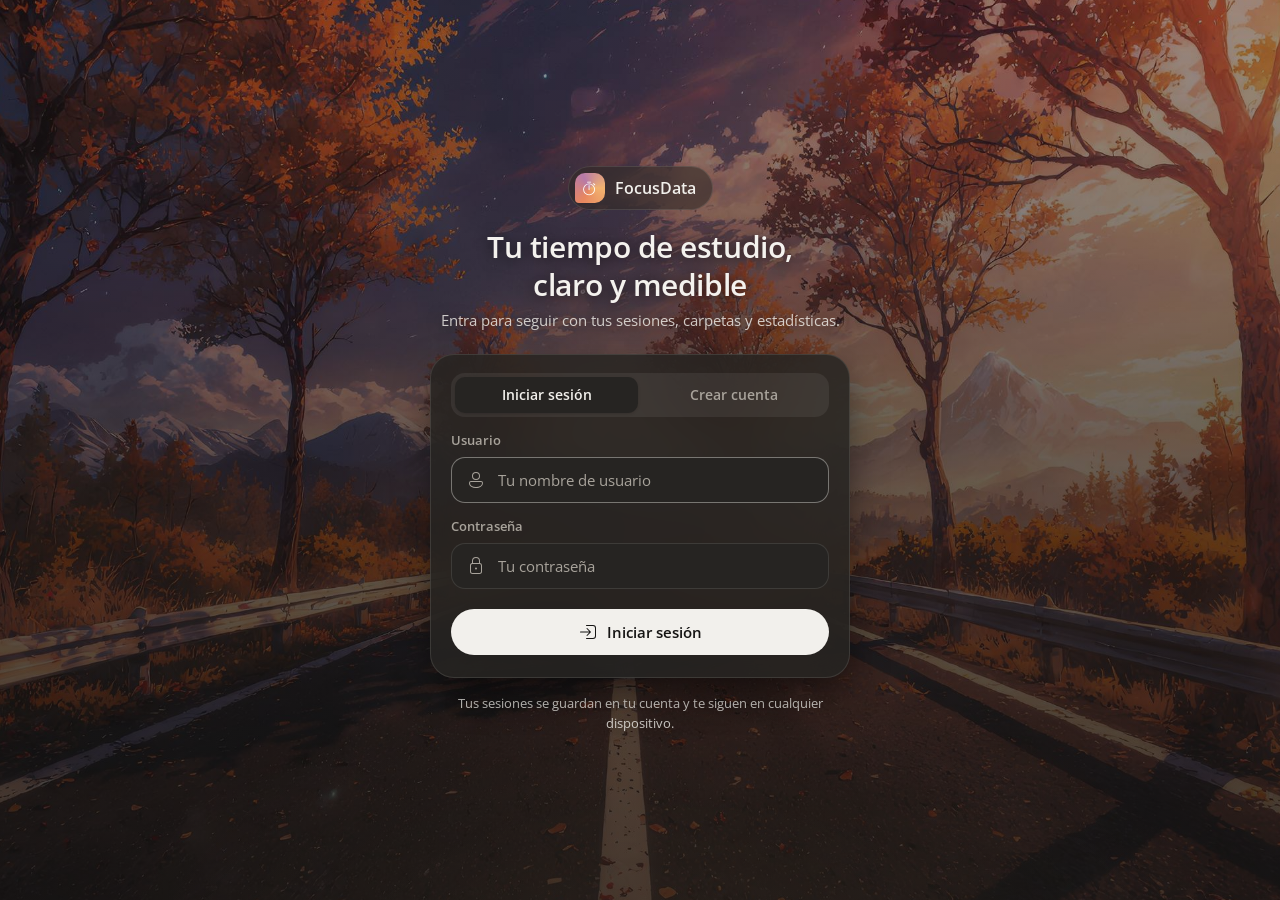
<file: static/login.html>
<!DOCTYPE html>
<html lang="es" data-theme="dark">
<head>
  <meta charset="UTF-8">
  <meta name="viewport" content="width=device-width, initial-scale=1.0">
  <title>FocusData — Iniciar sesión</title>
  <link rel="icon" type="image/svg+xml" href="/static/favicon.svg">
  <link rel="preconnect" href="https://fonts.googleapis.com">
  <link rel="preconnect" href="https://fonts.gstatic.com" crossorigin>
  <link rel="stylesheet" href="https://fonts.googleapis.com/css2?family=Open+Sans:wght@400;600;700&display=swap">
  <link rel="stylesheet" href="/static/css/tokens.css">
  <script>
    // Misma apariencia que la última vez que se usó la app en este navegador.
    // Los fondos propios necesitan sesión iniciada, así que aquí se usa una escena del catálogo.
    (function () {
      var presets = { road: ['#E8875F', '#B77AA8', '#F2B36F'], blossom: ['#E59BC4', '#78B4E4', '#B69AD8'] };
      var a = {};
      try { a = JSON.parse(localStorage.getItem('focusdata.appearance') || '{}') || {}; } catch (e) { a = {}; }
      var root = document.documentElement;
      root.setAttribute('data-theme', a.theme === 'light' ? 'light' : 'dark');
      var id = presets[a.scene] ? a.scene : 'road';
      presets[id].forEach(function (c, i) { root.style.setProperty('--s' + (i + 1), c); });
      root.style.setProperty('--photo', 'url("/static/scenes/' + id + '.jpg")');
      root.classList.add('has-photo');
    })();
  </script>
  <style>
    body { min-height: 100vh; min-height: 100dvh; display: grid; place-items: center; padding: 32px 16px; overflow-x: hidden; }
    .scene { position: fixed; }
    .auth { position: relative; z-index: 1; width: 100%; max-width: 420px; display: flex; flex-direction: column; align-items: center; text-align: center; }
    .auth-brand {
      display: inline-flex; align-items: center; gap: 10px; padding: 6px 16px 6px 6px; border-radius: 22px;
      font-family: var(--f-display); font-weight: 600; font-size: 16px;
      background: var(--surface); border: 1px solid var(--line); -webkit-backdrop-filter: blur(12px); backdrop-filter: blur(12px);
    }
    .brand-logo {
      width: 30px; height: 30px; border-radius: 10px 10px 10px 4px; display: grid; place-items: center; color: #fff;
      background: conic-gradient(from 210deg, var(--s1), var(--s2), var(--s3), var(--s1));
    }
    .brand-logo .ic { width: 17px; height: 17px; }
    .auth h1 {
      margin: 18px 0 6px; font-family: var(--f-display); font-size: 30px; line-height: 38px; font-weight: 600;
      letter-spacing: -.015em; text-wrap: balance; color: var(--on-photo); text-shadow: var(--photo-shadow);
    }
    .auth-sub { font-size: 14.5px; line-height: 22px; margin-bottom: 22px; color: var(--on-photo-muted); text-shadow: var(--photo-shadow); }
    .auth-card {
      width: 100%; text-align: left; padding: 18px 20px 22px; border-radius: 24px;
      background: color-mix(in srgb, var(--surface-solid) 84%, transparent); border: 1px solid var(--line);
      -webkit-backdrop-filter: blur(22px) saturate(120%); backdrop-filter: blur(22px) saturate(120%); box-shadow: var(--menu-shadow);
    }
    .seg { display: grid; grid-template-columns: 1fr 1fr; gap: 4px; padding: 4px; border-radius: 14px; background: var(--hover); margin-bottom: 14px; }
    .seg button { height: 36px; border: 0; border-radius: 10px; background: none; color: var(--muted); font-weight: 600; }
    .seg button:hover { color: var(--text); }
    .seg button[aria-selected="true"] { background: var(--surface-solid); color: var(--text); box-shadow: 0 1px 3px rgba(0, 0, 0, .14); }
    .lbl { display: block; font-size: 12.5px; font-weight: 600; color: var(--muted); margin: 14px 0 6px; }
    .input {
      display: flex; align-items: center; gap: 10px; height: 46px; padding: 0 14px; border-radius: 14px;
      border: 1px solid var(--line); background: var(--surface-solid); transition: border-color .15s;
    }
    .input:focus-within { border-color: color-mix(in srgb, var(--text) 40%, transparent); }
    .input .ic { color: var(--muted); }
    .input input { flex: 1; min-width: 0; height: 100%; border: 0; background: none; outline: none; font-size: 15px; }
    .input input::placeholder { color: var(--muted); }
    .input input:-webkit-autofill { -webkit-box-shadow: 0 0 0 40px var(--surface-solid) inset; -webkit-text-fill-color: var(--text); }
    .pass-hint { font-size: 12px; color: var(--muted); margin-top: 6px; }
    .auth-submit { width: 100%; height: 46px; border-radius: 23px; margin-top: 20px; font-size: 15px; }
    .msg { display: flex; align-items: flex-start; gap: 8px; padding: 10px 12px; border-radius: 12px; font-size: 13px; line-height: 19px; margin-bottom: 4px; }
    .msg .ic { margin-top: 0; }
    .msg.error { background: color-mix(in srgb, var(--danger-solid) 14%, transparent); color: var(--danger); }
    .msg.ok { background: color-mix(in srgb, #107C10 18%, transparent); color: var(--good); }
    .spinner { width: 18px; height: 18px; border-radius: 50%; border: 2px solid color-mix(in srgb, var(--ink-fg) 30%, transparent); border-top-color: var(--ink-fg); animation: spin .6s linear infinite; }
    @keyframes spin { to { transform: rotate(360deg); } }
    .auth-foot { margin-top: 16px; font-size: 12.5px; color: var(--on-photo-muted); text-shadow: var(--photo-shadow); }
  </style>
</head>
<body>

<div class="scene" aria-hidden="true">
  <div class="scene-photo"></div>
  <div class="scene-amb"></div>
</div>

<main class="auth">
  <span class="auth-brand">
    <span class="brand-logo"><svg class="ic" aria-hidden="true"><use href="/static/img/icons.svg#i-timer"/></svg></span>FocusData
  </span>
  <h1>Tu tiempo de estudio, claro y medible</h1>
  <p class="auth-sub muted">Entra para seguir con tus sesiones, carpetas y estadísticas.</p>

  <section class="auth-card">
    <div class="seg" role="tablist" aria-label="Acceso">
      <button type="button" role="tab" id="tab-login" aria-selected="true">Iniciar sesión</button>
      <button type="button" role="tab" id="tab-register" aria-selected="false">Crear cuenta</button>
    </div>

    <div class="msg error" id="error-msg" role="alert" hidden>
      <svg class="ic s16" aria-hidden="true"><use href="/static/img/icons.svg#i-error"/></svg><span id="error-text"></span>
    </div>
    <div class="msg ok" id="success-msg" role="status" hidden>
      <svg class="ic s16" aria-hidden="true"><use href="/static/img/icons.svg#i-check-circle"/></svg><span id="success-text"></span>
    </div>

    <form id="auth-form" novalidate>
      <label class="lbl" for="username">Usuario</label>
      <div class="input">
        <svg class="ic" aria-hidden="true"><use href="/static/img/icons.svg#i-person"/></svg>
        <input type="text" id="username" placeholder="Tu nombre de usuario" autocomplete="username" minlength="3" maxlength="30" required>
      </div>

      <label class="lbl" for="password">Contraseña</label>
      <div class="input">
        <svg class="ic" aria-hidden="true"><use href="/static/img/icons.svg#i-lock"/></svg>
        <input type="password" id="password" placeholder="Tu contraseña" autocomplete="current-password" required>
      </div>
      <p class="pass-hint" id="pass-hint" hidden>Usa al menos 8 caracteres.</p>

      <button type="submit" class="btn primary auth-submit" id="btn-submit">
        <svg class="ic" id="btn-icon" aria-hidden="true"><use href="/static/img/icons.svg#i-enter"/></svg>
        <span id="btn-text">Iniciar sesión</span>
      </button>
    </form>
  </section>
  <p class="auth-foot muted">Tus sesiones se guardan en tu cuenta y te siguen en cualquier dispositivo.</p>
</main>

<script>
  var ICONS = '/static/img/icons.svg';
  var mode = 'login';
  var $ = function (id) { return document.getElementById(id); };

  function switchMode(next) {
    mode = next;
    var register = next === 'register';
    $('tab-login').setAttribute('aria-selected', String(!register));
    $('tab-register').setAttribute('aria-selected', String(register));
    $('btn-text').textContent = register ? 'Crear cuenta' : 'Iniciar sesión';
    $('btn-icon').querySelector('use').setAttribute('href', ICONS + '#i-' + (register ? 'person-add' : 'enter'));
    $('password').setAttribute('autocomplete', register ? 'new-password' : 'current-password');
    $('pass-hint').hidden = !register;
    hideMessages();
  }

  function hideMessages() {
    $('error-msg').hidden = true;
    $('success-msg').hidden = true;
  }
  function showError(msg) {
    hideMessages();
    $('error-text').textContent = msg;
    $('error-msg').hidden = false;
  }
  function showSuccess(msg) {
    hideMessages();
    $('success-text').textContent = msg;
    $('success-msg').hidden = false;
  }

  $('tab-login').addEventListener('click', function () { switchMode('login'); });
  $('tab-register').addEventListener('click', function () { switchMode('register'); });

  $('auth-form').addEventListener('submit', async function (e) {
    e.preventDefault();
    hideMessages();
    var username = $('username').value.trim();
    var password = $('password').value;
    if (!username || !password) { showError('Escribe tu usuario y tu contraseña.'); return; }
    if (mode === 'register' && password.length < 8) { showError('La contraseña debe tener al menos 8 caracteres.'); return; }

    var btn = $('btn-submit'), icon = $('btn-icon'), text = $('btn-text');
    var originalText = text.textContent;
    var spinner = document.createElement('span');
    spinner.className = 'spinner';
    btn.disabled = true;
    icon.replaceWith(spinner);
    text.textContent = mode === 'register' ? 'Creando cuenta…' : 'Entrando…';

    var redirecting = false;
    try {
      var res = await fetch(mode === 'login' ? '/api/login' : '/api/register', {
        method: 'POST',
        headers: { 'Content-Type': 'application/json' },
        body: JSON.stringify({ username: username, password: password })
      });
      var data = {};
      try { data = await res.json(); } catch (err) { data = {}; }
      if (!res.ok) { showError(data.error || 'No se pudo completar. Inténtalo de nuevo.'); return; }
      if (mode === 'register') showSuccess('Cuenta creada. Entrando…');
      redirecting = true;
      setTimeout(function () { window.location.href = '/'; }, 400);
    } catch (err) {
      showError('No hay conexión con el servidor. Revisa tu internet e inténtalo de nuevo.');
    } finally {
      if (!redirecting) {
        btn.disabled = false;
        spinner.replaceWith(icon);
        text.textContent = originalText;
      }
    }
  });

  $('username').focus();
</script>
</body>
</html>
</file>
<file: static/css/tokens.css>
/* ══════════════════════════════════════════════════════════════════
   FocusData — tokens de diseño (lenguaje Copilot / Fluent)
   Compartido por la app (index.html) y el login (login.html).

   Tipografía: Segoe UI Variable en Windows; Open Sans (del mismo
   diseñador, Steve Matteson) como respaldo en el resto de sistemas.
   Tema oscuro por defecto; [data-theme="light"] redefine SOLO tokens.
   --accent lo fija el JS con el color elegido por el usuario.
   ══════════════════════════════════════════════════════════════════ */
:root {
  --f-text: "Segoe UI Variable Text", "Segoe UI Variable", "Segoe UI", "Open Sans", system-ui, sans-serif;
  --f-display: "Segoe UI Variable Display", "Segoe UI Variable", "Segoe UI", "Open Sans", system-ui, sans-serif;
  --f-small: "Segoe UI Variable Small", "Segoe UI Variable", "Segoe UI", "Open Sans", system-ui, sans-serif;
  --ease: cubic-bezier(.1, .9, .2, 1);

  color-scheme: dark;
  --bg: #151413;
  --side: #1C1B19;
  --surface: rgba(44, 41, 38, .55);
  --surface-solid: #262422;
  --text: #F2F0EC;
  --muted: #A8A39B;
  --line: rgba(242, 240, 236, .11);
  --hover: rgba(242, 240, 236, .07);
  --sel-bg: rgba(242, 240, 236, .1);
  --track: rgba(242, 240, 236, .09);
  --accent: #3b82f6;
  --ink: #F2F0EC;
  --ink-fg: #151413;
  --focus: #7FB0FF;
  --good: #6CCB5F;
  --danger: #FF99A4;
  --danger-solid: #D13438;
  --break: #5CC8B8;
  --menu-bg: #2A2826;
  --menu-line: rgba(242, 240, 236, .1);
  --menu-shadow: 0 16px 40px -8px rgba(0, 0, 0, .65);
  --overlay: rgba(0, 0, 0, .55);
  --toast-bg: #F2F0EC;
  --toast-fg: #151413;
  --tip-bg: #2B2D31;
  --tip-fg: #F1F2F4;
  --tip-muted: #A9AEB7;
  --tip-line: #3A3D44;
  /* Escena: tres colores (ambiente y anillo), intensidad del ambiente y velo sobre fotos */
  --s1: #E8875F;
  --s2: #B77AA8;
  --s3: #F2B36F;
  --amb: 22%;
  --scrim: linear-gradient(180deg, rgba(21, 20, 19, .4) 0%, rgba(21, 20, 19, .66) 55%, rgba(21, 20, 19, .82) 100%);
  --photo-shadow: 0 1px 14px rgba(0, 0, 0, .6);
  /* Textos que flotan directamente sobre la foto: tinta clara en ambos temas */
  --on-photo: #F4F2EE;
  --on-photo-muted: rgba(244, 242, 238, .8);
  --track-photo: rgba(255, 255, 255, .2);
  --amb-photo: .3;
  /* Paleta categórica validada (orden fijo; el color sigue al tipo, nunca al puesto) */
  --cat-1: #3987e5; --cat-2: #d95926; --cat-3: #199e70; --cat-4: #c98500;
  --cat-5: #d55181; --cat-6: #008300; --cat-7: #9085e9; --cat-8: #e66767;
  --cat-other: #6f6b66;
}

[data-theme="light"] {
  color-scheme: light;
  --bg: #F7F6F4;
  --side: #EDEBE7;
  --surface: rgba(255, 255, 255, .6);
  --surface-solid: #FFFFFF;
  --text: #1C1B19;
  --muted: #69655E;
  --line: rgba(28, 27, 25, .10);
  --hover: rgba(28, 27, 25, .06);
  --sel-bg: rgba(28, 27, 25, .085);
  --track: rgba(28, 27, 25, .08);
  --ink: #1C1B19;
  --ink-fg: #FFFFFF;
  --focus: #2F6FEB;
  --good: #107C10;
  --danger: #C42B1C;
  --danger-solid: #C42B1C;
  --break: #0E8A7A;
  --menu-bg: #FFFFFF;
  --menu-line: rgba(28, 27, 25, .08);
  --menu-shadow: 0 14px 38px -10px rgba(40, 30, 20, .26), 0 2px 6px rgba(40, 30, 20, .06);
  --overlay: rgba(20, 18, 16, .35);
  --toast-bg: #1C1B19;
  --toast-fg: #FFFFFF;
  --tip-bg: #FFFFFF;
  --tip-fg: #1B1D21;
  --tip-muted: #5B616B;
  --tip-line: #D3D8DF;
  --amb: 44%;
  /* Sobre una foto, velo y ambiente quedan igual que en modo oscuro (misma exposición) */
  --amb-photo: .15;
  --cat-1: #2a78d6; --cat-2: #eb6834; --cat-3: #1baf7a; --cat-4: #eda100;
  --cat-5: #e87ba4; --cat-6: #008300; --cat-7: #4a3aa7; --cat-8: #e34948;
  --cat-other: #a8a29e;
}

*, *::before, *::after { box-sizing: border-box; }
html, body { margin: 0; height: 100%; }
body {
  background: var(--bg);
  color: var(--text);
  font-family: var(--f-text);
  font-size: 14px;
  line-height: 20px;
  -webkit-font-smoothing: antialiased;
}
button, input, select, textarea { font: inherit; color: inherit; }
button { cursor: pointer; }
h1, h2, h3, p { margin: 0; }
[hidden] { display: none !important; }
:focus-visible { outline: 2px solid var(--focus); outline-offset: 2px; }
.sr-only { position: absolute; width: 1px; height: 1px; overflow: hidden; clip: rect(0 0 0 0); white-space: nowrap; }
.muted { color: var(--muted); }
.tnum { font-variant-numeric: tabular-nums; }

/* Iconos Fluent (sprite en /static/img/icons.svg) */
.ic { width: 20px; height: 20px; fill: currentColor; flex: none; display: block; }
.ic.s16 { width: 16px; height: 16px; }
.ic.s12 { width: 12px; height: 12px; }

/* Barras de desplazamiento: finas, sin flechas, visibles al pasar el mouse */
::-webkit-scrollbar { width: 10px; height: 10px; }
::-webkit-scrollbar-track, ::-webkit-scrollbar-corner { background: transparent; }
::-webkit-scrollbar-button { display: none; width: 0; height: 0; }
::-webkit-scrollbar-thumb {
  border-radius: 10px; border: 3px solid transparent; background-clip: padding-box;
  background-color: color-mix(in srgb, var(--text) 14%, transparent);
}
:hover::-webkit-scrollbar-thumb { background-color: color-mix(in srgb, var(--text) 30%, transparent); }
::-webkit-scrollbar-thumb:hover { border-width: 2px; background-color: color-mix(in srgb, var(--text) 45%, transparent); }
@supports not selector(::-webkit-scrollbar) {
  * { scrollbar-width: thin; scrollbar-color: color-mix(in srgb, var(--text) 30%, transparent) transparent; }
}

/* ── Escena: ambiente de colores + foto opcional con velo ── */
:root {
  /* Composiciones compartidas por el fondo, las miniaturas y el selector. */
  --art-dusk:
    radial-gradient(ellipse 85% 45% at 12% 111%, #171e38 0 65%, transparent 65.5%),
    radial-gradient(ellipse 80% 44% at 96% 108%, #35304d 0 68%, transparent 68.5%),
    radial-gradient(ellipse 75% 35% at 24% 95%, #684359 0 66%, transparent 66.5%),
    radial-gradient(circle at 73% 40%, #ffedb3 0 5%, #ffc77f 5.2%, transparent 5.7%),
    radial-gradient(ellipse at 73% 43%, #eb95614d, transparent 42%),
    linear-gradient(180deg, #172440 0%, #6b4b70 34%, #d58b83 58%, #e8ad82 73%, #59405e 100%);
  --art-ocean:
    radial-gradient(ellipse 92% 30% at 10% 109%, #092e42 0 70%, transparent 70.5%),
    radial-gradient(ellipse 85% 22% at 100% 95%, #14566a 0 64%, transparent 64.5%),
    radial-gradient(ellipse 100% 16% at 0% 83%, #247f8b 0 60%, transparent 60.8%),
    radial-gradient(ellipse 85% 12% at 100% 73%, #419d9e 0 60%, transparent 61%),
    radial-gradient(ellipse 25% 2% at 64% 55%, #d3e7dba6, transparent 95%),
    linear-gradient(180deg, #122b48 0%, #427d91 38%, #a3c1bc 53%, #51949e 54%, #1b677a 74%, #0c344b 100%);
  --art-forest:
    radial-gradient(ellipse 50% 100% at -8% 90%, #0a2522 0 70%, transparent 70.5%),
    radial-gradient(ellipse 48% 95% at 108% 100%, #0e302c 0 68%, transparent 68.5%),
    radial-gradient(ellipse 78% 42% at 48% 115%, #204b3e 0 70%, transparent 70.5%),
    radial-gradient(ellipse 90% 55% at 90% 101%, #376558 0 68%, transparent 68.5%),
    radial-gradient(ellipse 90% 45% at 12% 85%, #588374 0 62%, transparent 62.5%),
    radial-gradient(ellipse at 57% 31%, #d3dbad80, transparent 42%),
    linear-gradient(160deg, #173c38, #709186 46%, #abc0a2 65%, #325d50);
  --art-nebula:
    radial-gradient(circle at 15% 23%, #e9e7ffcc 0 1px, transparent 2px),
    radial-gradient(circle at 72% 16%, #ffffffdd 0 1px, transparent 2px),
    radial-gradient(circle at 84% 62%, #ddd7ffbb 0 1px, transparent 2px),
    radial-gradient(circle at 34% 78%, #ffffffaa 0 1px, transparent 2px),
    radial-gradient(circle at 57% 38%, #f9d6ffcc 0 1px, transparent 2px),
    radial-gradient(ellipse 48% 22% at 67% 37%, #a15caf77, transparent 75%),
    radial-gradient(ellipse 62% 32% at 42% 58%, #563da488, transparent 75%),
    radial-gradient(ellipse 38% 50% at 87% 82%, #24687b66, transparent 75%),
    linear-gradient(145deg, #080e20, #181830 50%, #0d1e30);
}
.scene { position: absolute; inset: 0; overflow: hidden; pointer-events: none; z-index: 0; }
.scene-art {
  position: absolute; inset: -2%; opacity: 0;
  background: var(--scene-art, none) center / cover no-repeat;
  transition: opacity .7s ease;
}
html.has-art .scene { background: #101c28; }
html.has-art .scene-art { opacity: 1; }
html.has-art .scene-amb { opacity: .12; }
.scene-art::after {
  content: ""; position: absolute; inset: 0;
  background: radial-gradient(ellipse at 50% 34%, #07122155, transparent 72%),
    linear-gradient(180deg, #09121e18, #09121e10 45%, #09121e88);
}
/* Luz suave en movimiento, sin desplazar el paisaje ni los controles. */
.scene-art::before {
  content: ""; position: absolute; inset: -6%; opacity: .4;
  background: radial-gradient(ellipse 50% 12% at 60% 42%, #fff5dd33, transparent 80%);
  animation: scene-light 30s ease-in-out infinite alternate;
}
html[data-scene="ocean"] .scene-art::before {
  background: repeating-linear-gradient(177deg, transparent 0 25px, #d4fbff16 26px, transparent 28px 45px);
  clip-path: polygon(0 56%, 100% 56%, 100% 100%, 0 100%);
  animation-duration: 18s;
}
html[data-scene="forest"] .scene-art::before {
  inset: 0; opacity: .72; animation: none;
  background: linear-gradient(180deg, #1b4a3e, #092a25);
  clip-path: polygon(0 100%, 0 69%, 4% 69%, 0 59%, 4% 59%, 1% 48%, 5% 48%, 3% 39%, 8% 24%, 13% 39%, 11% 39%, 16% 48%, 13% 48%, 19% 59%, 15% 59%, 23% 72%, 17% 72%, 26% 89%, 12% 89%, 12% 100%, 81% 100%, 81% 91%, 70% 91%, 79% 77%, 74% 77%, 82% 65%, 78% 65%, 85% 53%, 82% 53%, 88% 38%, 94% 53%, 91% 53%, 98% 65%, 94% 65%, 100% 75%, 100% 100%);
}
html[data-scene="nebula"] .scene-art::before {
  background: radial-gradient(ellipse 60% 30% at 60% 40%, #ac70ed33, transparent 75%);
  animation-duration: 40s;
}
@keyframes scene-light { to { transform: translate3d(2%, 1%, 0); opacity: .75; } }
.scene-amb {
  position: absolute; inset: -4%;
  background:
    radial-gradient(38% 46% at 16% 10%, color-mix(in srgb, var(--s1) var(--amb), transparent), transparent 72%),
    radial-gradient(42% 52% at 90% 20%, color-mix(in srgb, var(--s2) var(--amb), transparent), transparent 72%),
    radial-gradient(60% 46% at 52% 104%, color-mix(in srgb, var(--s3) var(--amb), transparent), transparent 72%);
  transition: opacity .7s ease;
  animation: amb-drift 26s ease-in-out infinite alternate;
}
.scene-photo {
  position: absolute; inset: -3%;
  background: var(--photo, none) center / cover no-repeat;
  opacity: 0; transition: opacity .7s ease;
}
.scene-photo::after { content: ""; position: absolute; inset: 0; background: var(--scrim); }
html.has-photo .scene-photo { opacity: 1; animation: ken-burns 48s ease-in-out infinite alternate; }
html.has-photo .scene-amb { opacity: var(--amb-photo); }
/* Base oscura bajo la foto: el fundido de entrada parte de oscuro en ambos temas,
   así los textos en tinta clara se leen desde el primer instante. */
html.has-photo .scene { background: #151413; }
html.no-scene .scene-amb { opacity: 0; }
@keyframes amb-drift { to { transform: scale(1.07) translate(-1.5%, 1.2%); } }
@keyframes ken-burns { from { transform: scale(1.02); } to { transform: scale(1.09) translate(-1%, -.8%); } }

@media (prefers-reduced-motion: reduce) {
  *, *::before, *::after { animation-duration: .01ms !important; animation-iteration-count: 1 !important; transition-duration: .01ms !important; }
}

/* ── Botones y campos ── */
.btn {
  height: 36px; display: inline-flex; align-items: center; justify-content: center; gap: 8px;
  padding: 0 14px; border-radius: 18px; border: 1px solid var(--line);
  background: var(--surface); -webkit-backdrop-filter: blur(12px); backdrop-filter: blur(12px);
  color: var(--text); white-space: nowrap; transition: background .15s, border-color .15s;
}
.btn:hover { background: var(--surface-solid); }
a.btn { text-decoration: none; }
.btn:disabled { opacity: .5; cursor: not-allowed; }
.btn .lead { color: var(--muted); }
.btn.primary { background: var(--ink); color: var(--ink-fg); border-color: transparent; font-weight: 600; }
.btn.primary:hover:not(:disabled) { background: color-mix(in srgb, var(--ink) 88%, var(--bg)); }
.btn.primary .lead { color: inherit; }
.btn.danger { color: var(--danger); }
.btn.danger-solid { background: var(--danger-solid); color: #fff; border-color: transparent; font-weight: 600; }
.btn.danger-solid:hover:not(:disabled) { background: color-mix(in srgb, var(--danger-solid) 88%, #000); }
.btn.ghost { background: transparent; border-color: transparent; -webkit-backdrop-filter: none; backdrop-filter: none; }
.btn.ghost:hover { background: var(--hover); }
.btn.sm { height: 32px; padding: 0 12px; font-size: 13px; }

.icon-btn {
  width: 36px; height: 36px; border-radius: 10px; border: 0; background: none;
  display: grid; place-items: center; color: var(--muted); flex: none;
}
.icon-btn:hover, .icon-btn[aria-expanded="true"] { background: var(--hover); color: var(--text); }

.field {
  height: 36px; width: 100%; border-radius: 12px; border: 1px solid var(--line);
  background: var(--surface-solid); padding: 0 12px; color: var(--text); outline: none;
  transition: border-color .15s;
}
.field:focus { border-color: color-mix(in srgb, var(--text) 35%, transparent); }
.field::placeholder { color: var(--muted); }

/* ── Aviso flotante ── */
.toast {
  position: fixed; left: 50%; bottom: 24px; z-index: 3000;
  transform: translate(-50%, 12px); display: flex; gap: 10px; align-items: center;
  max-width: calc(100vw - 32px); padding: 10px 16px; border-radius: 12px;
  background: var(--toast-bg); color: var(--toast-fg); font-size: 13.5px;
  box-shadow: 0 10px 30px rgba(0, 0, 0, .25); opacity: 0; pointer-events: none;
  transition: opacity .2s, transform .25s var(--ease);
}
.toast.show { opacity: 1; transform: translate(-50%, 0); }
.toast .ic { color: #6CCB5F; }
.toast.error .ic { color: #FF7A85; }
</file>
